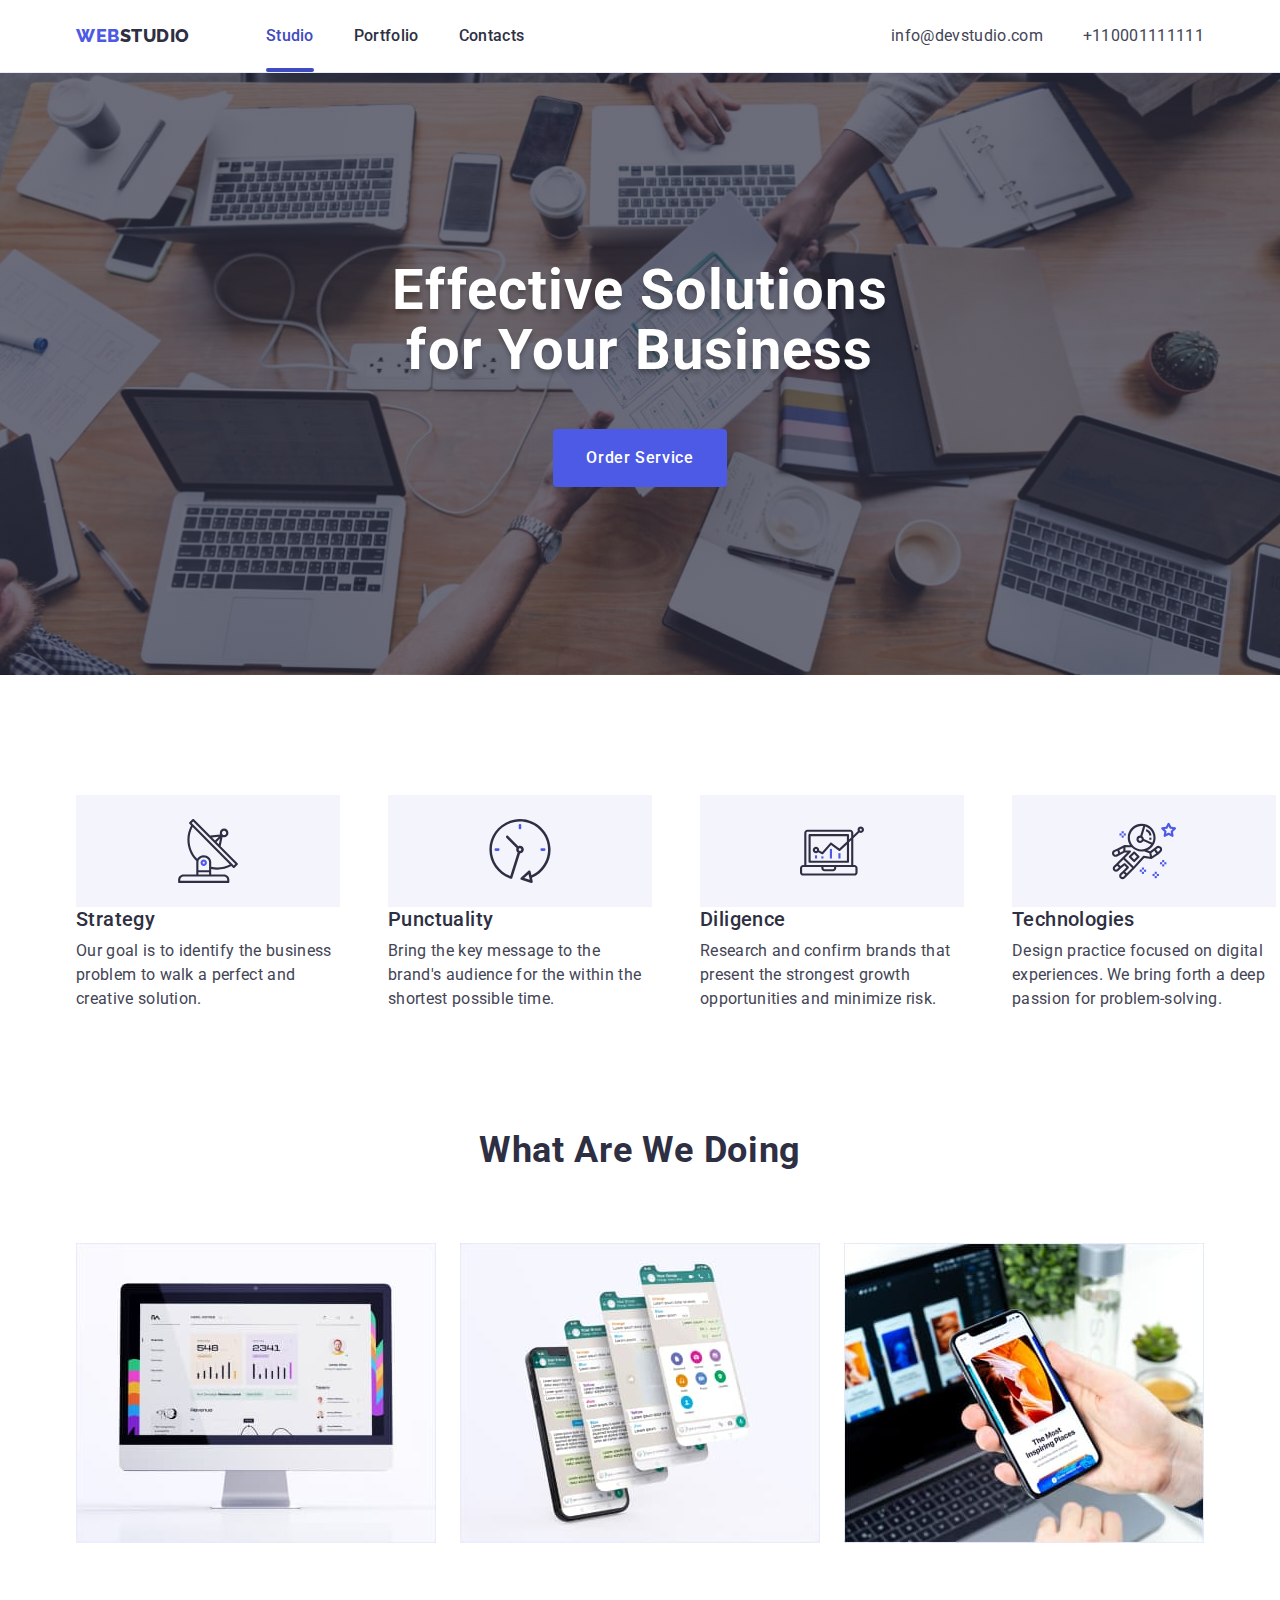
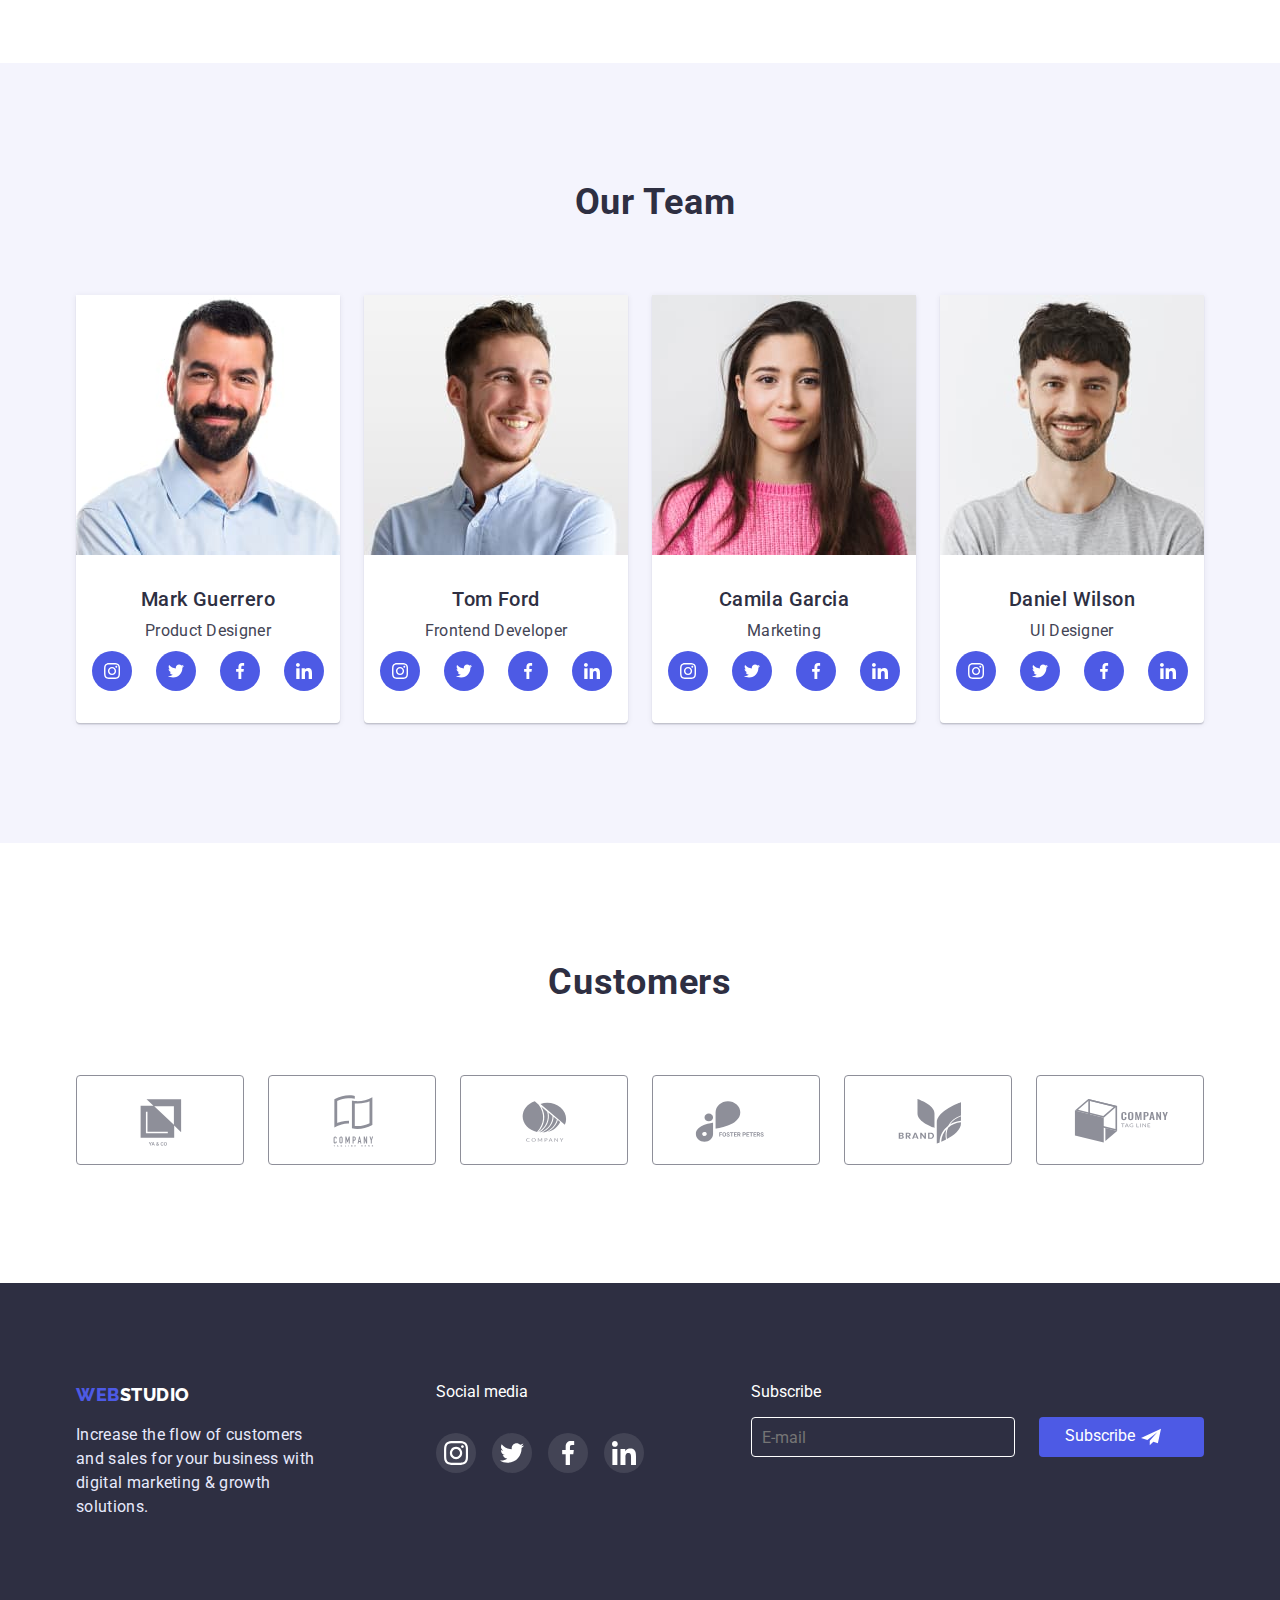
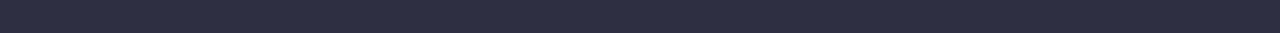
<file: index.html>
<!DOCTYPE html>
<html lang="en">
  <head>
    <meta charset="UTF-8" />
    <meta http-equiv="X-UA-Compatible" content="IE=edge" />
    <meta name="home-work-1" content="taping code" />
    <title>home-work-2</title>
    <link rel="preconnect" href="https://fonts.googleapis.com" />
    <link rel="preconnect" href="https://fonts.gstatic.com" crossorigin />
    <link
      href="https://fonts.googleapis.com/css2?family=Raleway:wght@800&family=Roboto:wght@400;500;700;900&display=swap"
      rel="stylesheet"
    />
    <link
      rel="stylesheet"
      href="https://cdnjs.cloudflare.com/ajax/libs/modern-normalize/1.1.0/modern-normalize.min.css"
    />
    <link rel="stylesheet" href="./css/style.css" />
  </head>
  <body>
    <!--Navigation header-->

    <header class="header">
      <div class="container navigation-tools">
        <nav class="navigation">
          <a class="logo navigation-tools" href="./index.html"
            ><span class="accent">WEB</span>STUDIO</a
          >

          <!--Navigation-->

          <ul class="navigation list">
            <li class="navigation-item">
              <a class="navigation-link link active" href="./index.html"
                >Studio</a
              >
            </li>
            <li class="navigation-item">
              <a class="navigation-link link" href="./portfolio.html"
                >Portfolio</a
              >
            </li>
            <li class="navigation-item">
              <a class="navigation-link link" href="">Contacts</a>
            </li>
          </ul>
        </nav>
        <address class="adress navigation-tools">
          <ul class="adress list">
            <li class="adress-item">
              <a class="adress-link link" href="mailto:info@devstudio.com"
                >info@devstudio.com</a
              >
            </li>
            <li class="adress-item">
              <a class="adress-link link" href="tel:+110001111111"
                >+110001111111</a
              >
            </li>
          </ul>
        </address>
      </div>
    </header>
    <!--Hero-->
    <main>
      <section class="hero">
        <h1 class="hero-title container">
          Effective Solutions <br />
          for Your Business
        </h1>
        <button class="button primary" type="button" data-modal-open>
          Order Service
        </button>
      </section>

      <!--Privileges-->

      <section class="section priveleges">
        <h2 class="visually-hidden">Privileges</h2>
        <div class="privileges-title container">
          <ul class="privileges-list">
            <li class="privileges-item">
              <div class="privileges-icon">
                <svg width="64" height="64">
                  <use href="./images/icons.svg#icon-antenna"></use>
                </svg>
              </div>
              <h3 class="privileges-subtitle">Strategy</h3>
              <p class="privileges-text">
                Our goal is to identify the business problem to walk a perfect
                and creative solution.
              </p>
            </li>

            <li class="privileges-item">
              <div class="privileges-icon">
                <svg width="64" height="64">
                  <use href="./images/icons.svg#icon-clock"></use>
                </svg>
              </div>
              <h3 class="privileges-subtitle">Punctuality</h3>
              <p class="privileges-text">
                Bring the key message to the brand's audience for the within the
                shortest possible time.
              </p>
            </li>
            <li class="privileges-item">
              <div class="privileges-icon">
                <svg width="64" height="64">
                  <use href="./images/icons.svg#icon-diagram"></use>
                </svg>
              </div>
              <h3 class="privileges-subtitle">Diligence</h3>
              <p class="privileges-text">
                Research and confirm brands that present the strongest growth
                opportunities and minimize risk.
              </p>
            </li>
            <li class="privileges-item">
              <div class="privileges-icon">
                <svg width="64" height="64">
                  <use href="./images/icons.svg#icon-astronaut"></use>
                </svg>
              </div>
              <h3 class="privileges-subtitle">Technologies</h3>
              <p class="privileges-text">
                Design practice focused on digital experiences. We bring forth a
                deep passion for problem-solving.
              </p>
            </li>
          </ul>
        </div>
      </section>

      <!--Examples works-->

      <section class="section examples">
        <div class="examples container">
          <h2 class="section-title">What are we doing</h2>
          <ul class="examles-item">
            <li class="examples-img">
              <img
                src="./images/monitor.jpg"
                alt="Computer monitor"
                width="360"
                height="300"
              />
            </li>
            <li class="examples-img">
              <img
                src="./images/handy-display.jpg"
                alt="mobile fone display"
                width="360"
                height="300"
              />
            </li>
            <li class="examples-img">
              <img
                src="./images/handy-hand-laptop.jpg"
                alt="mobile fone in the hand"
                width="360"
                height="300"
              />
            </li>
          </ul>
        </div>
      </section>

      <!--Team consist-->

      <section class="section team">
        <div class="img container">
          <h2 class="section-title container">Our Team</h2>
          <ul class="team-item">
            <li class="team-img">
              <img
                class="img-person"
                src="./images/marc-guererro.jpg"
                alt="face of man"
                width="264"
                height="260"
              />
              <div class="team-frame">
                <h3 class="team-title">Mark Guerrero</h3>
                <p class="team-position">Product Designer</p>

                <ul class="team-social">
                  <li class="social-apps">
                    <a href="" class="social-link">
                      <svg width="16" height="16">
                        <use href="./images/icons.svg#icon-instagram"></use>
                      </svg>
                    </a>
                  </li>
                  <li class="social-apps">
                    <a href="" class="social-link">
                      <svg width="16" height="16">
                        <use href="./images/icons.svg#icon-twitter"></use>
                      </svg>
                    </a>
                  </li>
                  <li class="social-apps">
                    <a href="" class="social-link">
                      <svg width="16" height="16">
                        <use href="./images/icons.svg#icon-facebook"></use>
                      </svg>
                    </a>
                  </li>
                  <li class="social-apps">
                    <a href="" class="social-link">
                      <svg width="16" height="16">
                        <use href="./images/icons.svg#icon-linkedin"></use>
                      </svg>
                    </a>
                  </li>
                </ul>
              </div>
            </li>
            <li class="team-img">
              <img
                class="img-person"
                src="./images/tom-ford.jpg"
                alt="man face"
                width="264"
                height="260"
              />
              <div class="team-frame">
                <h3 class="team-title">Tom Ford</h3>
                <p class="team-position">Frontend Developer</p>

                <ul class="team-social">
                  <li class="social-apps">
                    <a href="" class="social-link">
                      <svg width="16" height="16">
                        <use href="./images/icons.svg#icon-instagram"></use>
                      </svg>
                    </a>
                  </li>
                  <li class="social-apps">
                    <a href="" class="social-link">
                      <svg width="16" height="16">
                        <use href="./images/icons.svg#icon-twitter"></use>
                      </svg>
                    </a>
                  </li>
                  <li class="social-apps">
                    <a href="" class="social-link">
                      <svg width="16" height="16">
                        <use href="./images/icons.svg#icon-facebook"></use>
                      </svg>
                    </a>
                  </li>
                  <li class="social-apps">
                    <a href="" class="social-link">
                      <svg width="16" height="16">
                        <use href="./images/icons.svg#icon-linkedin"></use>
                      </svg>
                    </a>
                  </li>
                </ul>
              </div>
            </li>
            <li class="team-img">
              <img
                class="img-person"
                src="./images/camila-garsia.jpg"
                alt="woman face"
                width="264"
                height="260"
              />
              <div class="team-frame">
                <h3 class="team-title">Camila Garcia</h3>
                <p class="team-position">Marketing</p>

                <ul class="team-social">
                  <li class="social-apps">
                    <a href="" class="social-link">
                      <svg width="16" height="16">
                        <use href="./images/icons.svg#icon-instagram"></use>
                      </svg>
                    </a>
                  </li>
                  <li class="social-apps">
                    <a href="" class="social-link">
                      <svg width="16" height="16">
                        <use href="./images/icons.svg#icon-twitter"></use>
                      </svg>
                    </a>
                  </li>
                  <li class="social-apps">
                    <a href="" class="social-link">
                      <svg width="16" height="16">
                        <use href="./images/icons.svg#icon-facebook"></use>
                      </svg>
                    </a>
                  </li>
                  <li class="social-apps">
                    <a href="" class="social-link">
                      <svg width="16" height="16">
                        <use href="./images/icons.svg#icon-linkedin"></use>
                      </svg>
                    </a>
                  </li>
                </ul>
              </div>
            </li>
            <li class="team-img">
              <img
                class="img-person"
                src="./images/daniel-wilson.jpg"
                alt="face of man"
                width="264"
                height="260"
              />
              <div class="team-frame">
                <h3 class="team-title">Daniel Wilson</h3>
                <p class="team-position">UI Designer</p>

                <ul class="team-social">
                  <li class="social-apps">
                    <a href="" class="social-link">
                      <svg width="16" height="16">
                        <use href="./images/icons.svg#icon-instagram"></use>
                      </svg>
                    </a>
                  </li>
                  <li class="social-apps">
                    <a href="" class="social-link">
                      <svg width="16" height="16">
                        <use href="./images/icons.svg#icon-twitter"></use>
                      </svg>
                    </a>
                  </li>
                  <li class="social-apps">
                    <a href="" class="social-link">
                      <svg width="16" height="16">
                        <use href="./images/icons.svg#icon-facebook"></use>
                      </svg>
                    </a>
                  </li>
                  <li class="social-apps">
                    <a href="" class="social-link">
                      <svg width="16" height="16">
                        <use href="./images/icons.svg#icon-linkedin"></use>
                      </svg>
                    </a>
                  </li>
                </ul>
              </div>
            </li>
          </ul>
        </div>
      </section>

      <section class="section customers">
        <div class="container">
          <h2 class="section-title">Customers</h2>
          <ul class="customers-list">
            <li class="customers-icons">
              <a href="" class="customers-icons-link">
                <svg class="customers-logo" width="104" height="56">
                  <use href="./images/icons.svg#icon-ya"></use>
                </svg>
              </a>
            </li>
            <li class="customers-icons">
              <a href="" class="customers-icons-link">
                <svg class="customers-logo" width="104" height="56">
                  <use href="./images/icons.svg#icon-tag"></use>
                </svg>
              </a>
            </li>
            <li class="customers-icons">
              <a href="" class="customers-icons-link">
                <svg class="customers-logo" width="104" height="56">
                  <use href="./images/icons.svg#icon-company"></use>
                </svg>
              </a>
            </li>
            <li class="customers-icons">
              <a href="" class="customers-icons-link">
                <svg class="customers-logo" width="104" height="56">
                  <use href="./images/icons.svg#icon-foster"></use>
                </svg>
              </a>
            </li>
            <li class="customers-icons">
              <a href="" class="customers-icons-link">
                <svg class="customers-logo" width="104" height="56">
                  <use href="./images/icons.svg#icon-brand"></use>
                </svg>
              </a>
            </li>
            <li class="customers-icons">
              <a href="" class="customers-icons-link">
                <svg class="customers-logo" width="104" height="56">
                  <use href="./images/icons.svg#icon-line"></use>
                </svg>
              </a>
            </li>
          </ul>
        </div>
      </section>
    </main>

    <!-- Footer-->

    <footer class="footer">
      <div class="container footer-container">
        <div class="footer-item">
          <a class="footer-logo" href="./index.html"
            ><span class="accent">WEB</span>STUDIO</a
          >
          <p class="logo-text">
            Increase the flow of customers and sales for your business with
            digital marketing & growth solutions.
          </p>
        </div>
        <div class="footer-item footer-left">
          <p class="footer-social-title">Social media</p>
          <ul class="footer-social-menu">
            <li class="footer-social-apps">
              <a href="" class="footer-social-link">
                <svg width="24" height="24">
                  <use href="./images/icons.svg#icon-instagram"></use>
                </svg>
              </a>
            </li>
            <li class="footer-social-apps">
              <a href="" class="footer-social-link">
                <svg width="24" height="24">
                  <use href="./images/icons.svg#icon-twitter"></use>
                </svg>
              </a>
            </li>
            <li class="footer-social-apps">
              <a href="" class="footer-social-link">
                <svg width="24" height="24">
                  <use href="./images/icons.svg#icon-facebook"></use>
                </svg>
              </a>
            </li>
            <li class="footer-social-apps">
              <a href="" class="footer-social-link">
                <svg width="24" height="24">
                  <use href="./images/icons.svg#icon-linkedin"></use>
                </svg>
              </a>
            </li>
          </ul>
        </div>
        <div class="down-form">
          <p class="footer-social-title">Subscribe</p>
          <form class="footer-form">
            <input
              class="footer-form-input"
              type="email"
              placeholder="E-mail"
            />
            <button class="footer-btn" type="submit">
              Subscribe
              <svg class="submit-icon" width="24" height="20">
                <use href="./images/icons.svg#icon-frame-footer"></use>
              </svg>
            </button>
          </form>
        </div>
      </div>
    </footer>

    <!-- Modal window-->
    <div class="backdrop is-hidden" data-modal>
      <div class="modal">
        <button class="modal-btn closing" type="button" data-modal-close>
          <svg class="modal-icon-close" width="16" height="16">
            <use href="./images/icons.svg#icon-close-black"></use>
          </svg>
        </button>
        <form class="modal-form" name="madal_form">
          <div class="form-title">
            <strong>Leave your contacts and we will call you back</strong>
          </div>
          <div class="modal-group">
            <label class="label-name" for="user_name">Name</label>
            <div class="modal-wrapper">
              <input
                class="modal-input"
                type="text"
                minlength="3"
                required
                name="user_name"
                id="user_name"
              />
              <svg class="modal-icon" width="18" height="18">
                <use href="./images/icons.svg#icon-person-black"></use>
              </svg>
            </div>
          </div>
          <div class="modal-group">
            <label class="label-name" for="user_phone">Phone</label>
            <div class="modal-wrapper">
              <input
                class="modal-input"
                type="tel"
                name="user_phone"
                id="user_phone"
              />

              <svg class="modal-icon" width="18" height="18">
                <use href="./images/icons.svg#icon-phone-black"></use>
              </svg>
            </div>
          </div>
          <div class="modal-group">
            <label class="label-name" for="user_email">Email</label>
            <div class="modal-wrapper">
              <input
                class="modal-input"
                type="email"
                name="user_email"
                id="user_email"
              />

              <svg class="modal-icon" width="20" height="18">
                <use href="./images/icons.svg#icon-email-black"></use>
              </svg>
            </div>
          </div>
          <div class="modal-group modal-wrapper">
            <label class="label-name" for="comment">Comment</label>
            <textarea
              class="modal-comments size-none"
              name="comment"
              id="comment"
              rows="5"
              placeholder="Text input"
            ></textarea>
          </div>
          <div class="modal-chekbox">
            <input
              class="modal-chekbox-input visually-hidden"
              type="checkbox"
              id="checkbox"
            />
            <label
              class="label-name-checbox modal-chekbox-label"
              for="checkbox"
            >
              <span class="modal-chekbox-custom">
                <svg class="modal-chekbox-icon" width="16" height="16">
                  <use href="./images/icons.svg#icon-vector"></use></svg
              ></span>
              <span class="title-check-box"
                >I accept the terms and conditions of the</span
              >
              <a href="" class="accent-policy">Privacy Policy</a></label
            >
          </div>
          <button class="submit-button" type="submit">Send</button>
        </form>
      </div>
    </div>
    <script src="./js/modal.js"></script>
  </body>
</html>
</file>
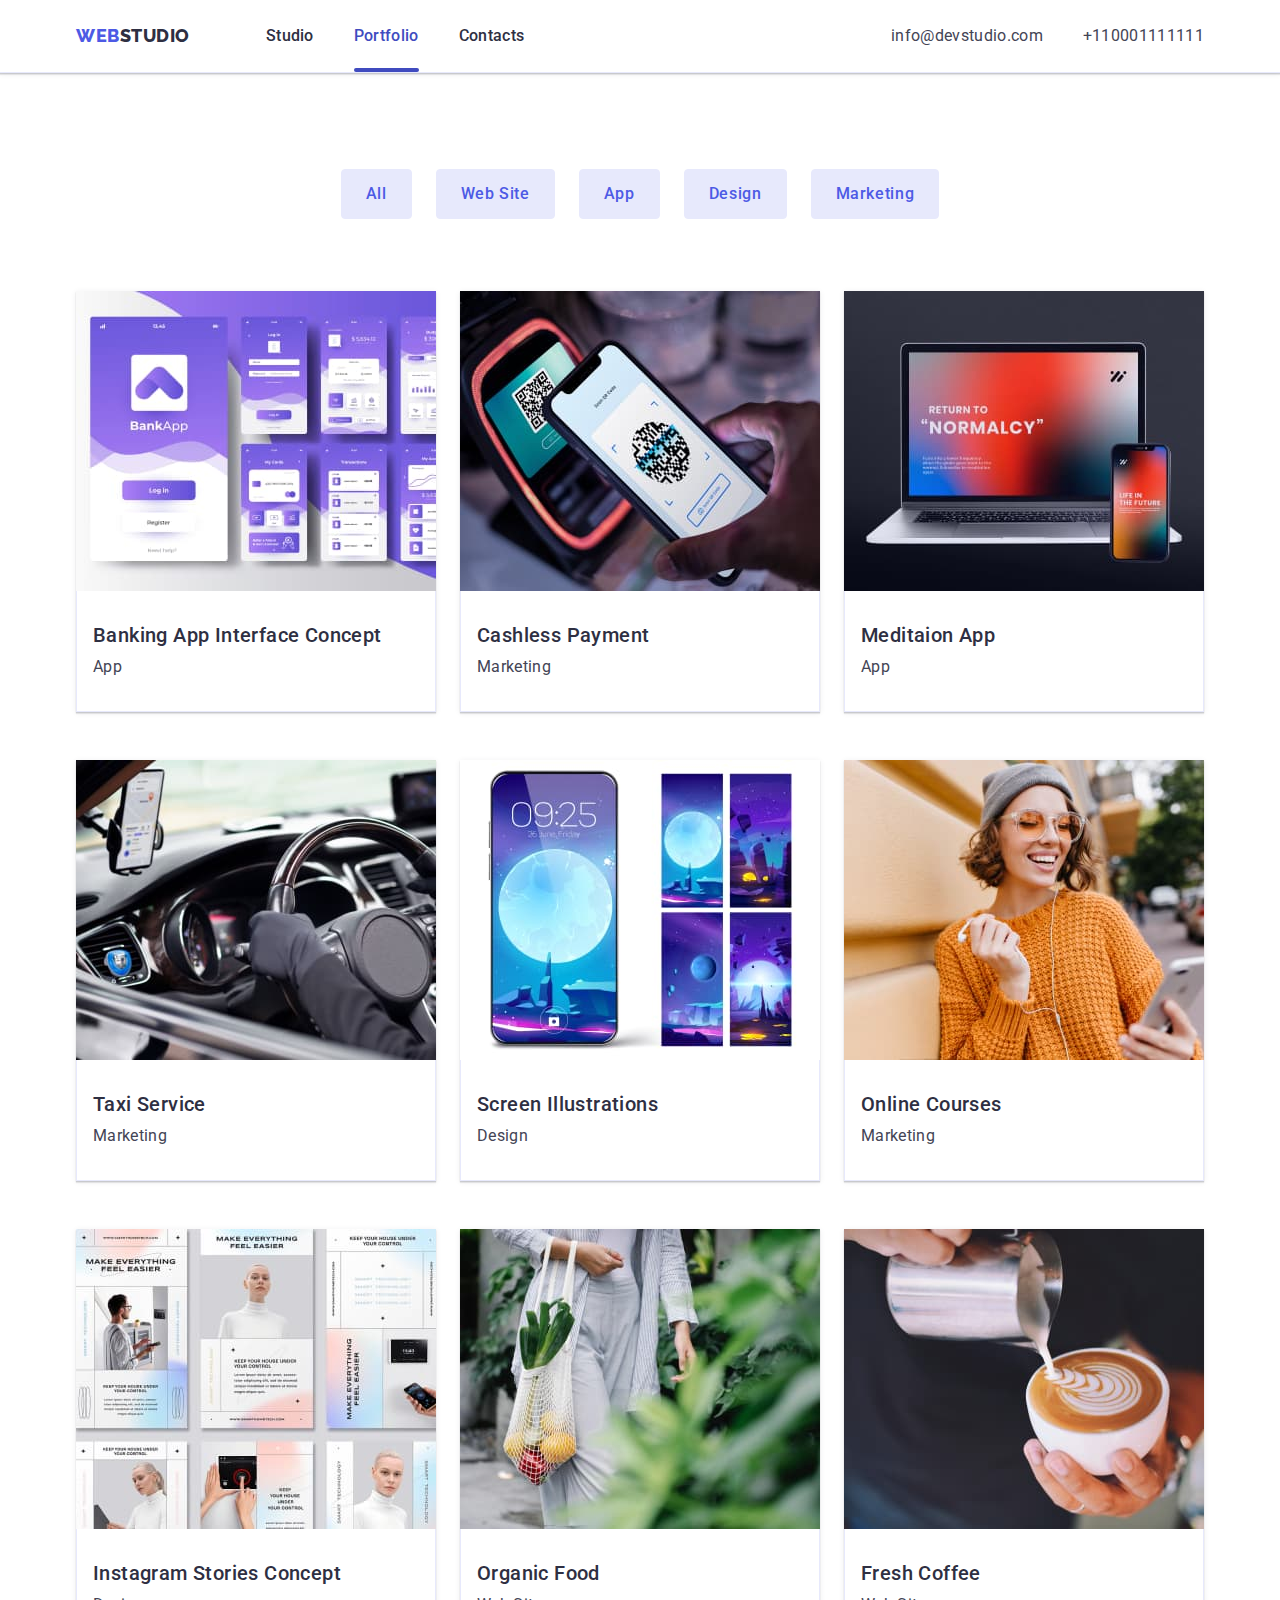
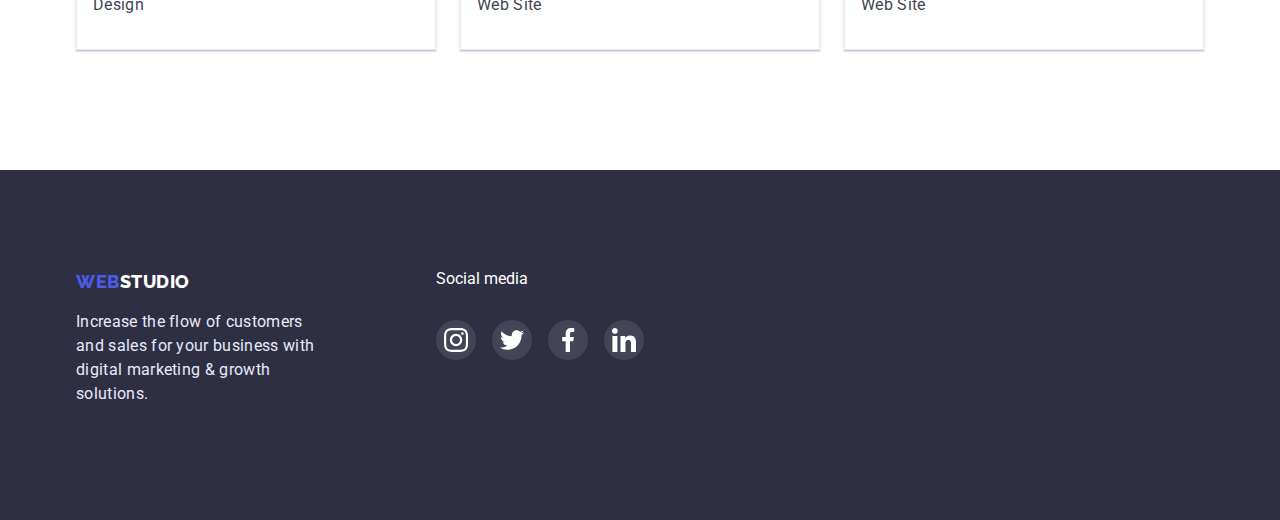
<file: portfolio.html>
<!DOCTYPE html>
<html lang="en">
  <head>
    <meta charset="UTF-8" />
    <meta http-equiv="X-UA-Compatible" content="IE=edge" />
    <meta name="home-work-2" content="taping code" />
    <title>home-work-2</title>
    <link rel="preconnect" href="https://fonts.googleapis.com" />
    <link rel="preconnect" href="https://fonts.gstatic.com" crossorigin />
    <link
      href="https://fonts.googleapis.com/css2?family=Raleway:wght@800&family=Roboto:wght@400;500;700;900&display=swap"
      rel="stylesheet"
    />
    <link
      rel="stylesheet"
      href="https://cdnjs.cloudflare.com/ajax/libs/modern-normalize/1.1.0/modern-normalize.min.css"
    />

    <link rel="stylesheet" href="./css/style.css" />
  </head>
  <body>
    <header class="header">
      <div class="container navigation-tools">
        <nav class="navigation">
          <a class="logo navigation-tools" href="./portfolio.html"
            ><p><span class="accent">WEB</span>STUDIO</p></a
          >

          <!--Navigation-->

          <ul class="navigation list">
            <li class="navigation-item">
              <a class="navigation-link link" href="./index.html">Studio</a>
            </li>
            <li class="navigation-item">
              <a class="navigation-link link active" href="./portfolio.html"
                >Portfolio</a
              >
            </li>
            <li class="navigation-item">
              <a class="navigation-link link" href="">Contacts</a>
            </li>
          </ul>
        </nav>

        <address class="adress navigation-tools">
          <ul class="adress list">
            <li class="adress-item">
              <a class="adress-link link" href="mailto:info@devstudio.com"
                >info@devstudio.com</a
              >
            </li>
            <li class="adress-item">
              <a class="adress-link link" href="tel:+110001111111"
                >+110001111111</a
              >
            </li>
          </ul>
        </address>
      </div>
    </header>

    <!--Subtitle-->

    <section class="section main">
      <div class="container">
        <h1 class="visually-hidden">Work examples</h1>
        <ul class="buttons">
          <li class="margin">
            <button type="button" class="button-secondary">All</button>
          </li>
          <li class="margin">
            <button type="button" class="button-secondary">Web Site</button>
          </li>
          <li class="margin">
            <button type="button" class="button-secondary">App</button>
          </li>
          <li class="margin">
            <button type="button" class="button-secondary">Design</button>
          </li>
          <li class="margin">
            <button type="button" class="button-secondary">Marketing</button>
          </li>
        </ul>
      </div>
      <div class="container padding">
        <ul class="app-collection">
          <li class="collection-img">
            <a href="" class="portfolio-link">
              <div class="wrapper">
                <img
                  src="./images-portfolio/banking.jpg"
                  alt="inerface of banking App"
                  width="360"
                  height="300"
                />
                <div class="overlay">
                  <p class="overlay-text">
                    14 Stylish and User-Friendly App Design Concepts · Task
                    Manager App · Calorie Tracker App · Exotic Fruit Ecommerce
                    App · Cloud Storage App
                  </p>
                </div>
              </div>

              <div class="img-title">
                <h2 class="filter-title">Banking App Interface Concept</h2>
                <p class="filter-text">App</p>
              </div>
            </a>
          </li>

          <li class="collection-img">
            <a href="" class="portfolio-link">
              <div class="wrapper">
                <img
                  src="./images-portfolio/paymant.jpg"
                  alt="hand with mobile fone"
                  width="360"
                  height="300"
                />
                <div class="overlay">
                  <p class="overlay-text">
                    14 Stylish and User-Friendly App Design Concepts · Task
                    Manager App · Calorie Tracker App · Exotic Fruit Ecommerce
                    App · Cloud Storage App
                  </p>
                </div>
              </div>

              <div class="img-title">
                <h2 class="filter-title">Cashless Payment</h2>
                <p class="filter-text">Marketing</p>
              </div>
            </a>
          </li>
          <li class="collection-img">
            <a href="" class="portfolio-link">
              <div class="wrapper">
                <img
                  src="./images-portfolio/meditation.jpg"
                  alt="Computer monitor"
                  width="360"
                  height="300"
                />

                <div class="overlay">
                  <p class="overlay-text">
                    14 Stylish and User-Friendly App Design Concepts · Task
                    Manager App · Calorie Tracker App · Exotic Fruit Ecommerce
                    App · Cloud Storage App
                  </p>
                </div>
              </div>
              <div class="img-title">
                <h2 class="filter-title">Meditaion App</h2>
                <p class="filter-text">App</p>
              </div>
            </a>
          </li>
          <li class="collection-img">
            <a href="" class="portfolio-link">
              <div class="wrapper">
                <img
                  src="./images-portfolio/taxi.jpg"
                  alt="hands on the wheel"
                  width="360"
                  height="300"
                />
                <div class="overlay">
                  <p class="overlay-text">
                    14 Stylish and User-Friendly App Design Concepts · Task
                    Manager App · Calorie Tracker App · Exotic Fruit Ecommerce
                    App · Cloud Storage App
                  </p>
                </div>
              </div>
              <div class="img-title">
                <h2 class="filter-title">Taxi Service</h2>
                <p class="filter-text">Marketing</p>
              </div></a
            >
          </li>
          <li class="collection-img">
            <a href="" class="portfolio-link">
              <div class="wrapper">
                <img
                  src="./images-portfolio/screen.jpg"
                  alt="mobile fone screen"
                  width="360"
                  height="300"
                />
                <div class="overlay">
                  <p class="overlay-text">
                    14 Stylish and User-Friendly App Design Concepts · Task
                    Manager App · Calorie Tracker App · Exotic Fruit Ecommerce
                    App · Cloud Storage App
                  </p>
                </div>
              </div>
              <div class="img-title">
                <h2 class="filter-title">Screen Illustrations</h2>
                <p class="filter-text">Design</p>
              </div></a
            >
          </li>
          <li class="collection-img">
            <a href="" class="portfolio-link">
              <div class="wrapper">
                <img
                  src="./images-portfolio/online-courses.jpg"
                  alt="girl in orange pullower"
                  width="360"
                  height="300"
                />
                <div class="overlay">
                  <p class="overlay-text">
                    14 Stylish and User-Friendly App Design Concepts · Task
                    Manager App · Calorie Tracker App · Exotic Fruit Ecommerce
                    App · Cloud Storage App
                  </p>
                </div>
              </div>

              <div class="img-title">
                <h2 class="filter-title">Online Courses</h2>
                <p class="filter-text">Marketing</p>
              </div></a
            >
          </li>
          <li class="collection-img">
            <a href="" class="portfolio-link">
              <div class="wrapper">
                <img
                  src="./images-portfolio/instagram.jpg"
                  alt="instagram screens"
                  width="360"
                  height="300"
                />
                <div class="overlay">
                  <p class="overlay-text">
                    14 Stylish and User-Friendly App Design Concepts · Task
                    Manager App · Calorie Tracker App · Exotic Fruit Ecommerce
                    App · Cloud Storage App
                  </p>
                </div>
              </div>

              <div class="img-title">
                <h2 class="filter-title">Instagram Stories Concept</h2>
                <p class="filter-text">Design</p>
              </div></a
            >
          </li>
          <li class="collection-img">
            <a href="" class="portfolio-link">
              <div class="wrapper">
                <img
                  src="./images-portfolio/organic-food.jpg"
                  alt="bag with food in womans hands"
                  width="360"
                  height="300"
                />

                <div class="overlay">
                  <p class="overlay-text">
                    14 Stylish and User-Friendly App Design Concepts · Task
                    Manager App · Calorie Tracker App · Exotic Fruit Ecommerce
                    App · Cloud Storage App
                  </p>
                </div>
              </div>
              <div class="img-title">
                <h2 class="filter-title">Organic Food</h2>
                <p class="filter-text">Web Site</p>
              </div></a
            >
          </li>
          <li class="collection-img">
            <a href="" class="portfolio-link">
              <div class="wrapper">
                <img
                  src="./images-portfolio/coffe.jpg"
                  alt="cup of capuccino"
                  width="360"
                  height="300"
                />

                <div class="overlay">
                  <p class="overlay-text">
                    14 Stylish and User-Friendly App Design Concepts · Task
                    Manager App · Calorie Tracker App · Exotic Fruit Ecommerce
                    App · Cloud Storage App
                  </p>
                </div>
              </div>
              <div class="img-title">
                <h2 class="filter-title">Fresh Coffee</h2>
                <p class="filter-text">Web Site</p>
              </div></a
            >
          </li>
        </ul>
      </div>
    </section>

    <!--Footer-->

    <footer class="footer">
      <div class="container footer-container">
        <div class="footer-item">
          <a class="footer-logo" href="./index.html"
            ><span class="accent">WEB</span>STUDIO</a
          >
          <p class="logo-text">
            Increase the flow of customers and sales for your business with
            digital marketing & growth solutions.
          </p>
        </div>
        <div class="footer-item footer-left">
          <p class="footer-social-title">Social media</p>
          <ul class="footer-social-menu">
            <li class="footer-social-apps">
              <a href="" class="footer-social-link">
                <svg width="24" height="24">
                  <use href="./images/icons.svg#icon-instagram"></use>
                </svg>
              </a>
            </li>
            <li class="footer-social-apps">
              <a href="" class="footer-social-link">
                <svg width="24" height="24">
                  <use href="./images/icons.svg#icon-twitter"></use>
                </svg>
              </a>
            </li>
            <li class="footer-social-apps">
              <a href="" class="footer-social-link">
                <svg width="24" height="24">
                  <use href="./images/icons.svg#icon-facebook"></use>
                </svg>
              </a>
            </li>
            <li class="footer-social-apps">
              <a href="" class="footer-social-link">
                <svg width="24" height="24">
                  <use href="./images/icons.svg#icon-linkedin"></use>
                </svg>
              </a>
            </li>
          </ul>
        </div>
      </div>
    </footer>
  </body>
</html>
</file>
<file: css/style.css>
:root {
  --main-text-color: #2e2f42;
  --second-text-color: #434455;
  --primiry-white-color: #ffffff;
  --button-color: #4d5ae5;
  --collection-img-gap: 24px;
  --active-color: #404bbf;
  --border-color: #e7e9fc;
  --animation: 250ms;
  --overlay-clr: #f4f4fd;
  --modal-wndw-clr: #fcfcfc;
  --modal-idx: 100;
}
h1,
h2,
h3,
p {
  margin-top: 0;
  margin-bottom: 0;
}

ul,
ol {
  margin-top: 0;
  margin-bottom: 0;
  padding: 0;
}
img {
  display: block;
}
body {
  font-family: 'Roboto', sans-serif;
  background-color: var(--primiry-white-color);
  color: var(--main-text-color);
  font-size: 16px;
}

.container {
  width: 1158px;
  margin-left: auto;
  margin-right: auto;
  padding-left: 15px;
  padding-right: 15px;
}

.list {
  list-style: none;
}
.link {
  text-decoration: none;
}

.color {
  background-color: var(--main-text-color);
}
/* header */

.header {
  border-bottom: 1px solid var(--border-color);
  box-shadow: 0px 2px 1px rgba(46, 47, 66, 0.08),
    0px 1px 1px rgba(46, 47, 66, 0.16), 0px 1px 6px rgba(46, 47, 66, 0.08);
}

/*Navigation*/

.logo,
.footer-logo {
  font-family: 'Raleway';
  font-weight: 800;
  font-size: 18px;
  line-height: 1.33;
  letter-spacing: 0.03em;
  text-transform: uppercase;
  color: var(--main-text-color);
  text-decoration: none;
  padding-top: 24px;
  padding-bottom: 24px;
}
.accent {
  color: var(--button-color);
}
.navigation-link:active {
  color: var(--active-color);
}

.navigation-link:hover,
.navigation-link:focus {
  color: var(--active-color);
  background-color: var(--primiry-white-color);
}
.navigation-link {
  font-weight: 500;
  line-height: 1.5;
  letter-spacing: 0.02em;

  color: var(--main-text-color);

  transition: color var(--animation);
  transition-timing-function: cubic-bezier(0.4, 0, 0.2, 1);
}
.active {
  position: relative;
}

.active::after {
  content: '';
  position: absolute;
  bottom: 0;
  left: 0;
  width: 100%;
  height: 4px;

  background-color: #404bbf;
  border-radius: 4px;
}

.navigation-tools,
.navigation {
  display: flex;
  align-items: center;
}
.navigation.list {
  display: flex;
  margin-left: 76px;
}
.navigation-link.link {
  display: block;
  padding-top: 24px;
  padding-bottom: 24px;
}
.navigation-item:not(:last-child) {
  margin-right: 40px;
}
.adress.navigation-tools {
  margin-left: auto;
}
.adress.list {
  display: flex;
}
.adress-item:not(:last-child) {
  margin-right: 40px;
}
.adress-link {
  font-style: normal;
  line-height: 1.5;
  letter-spacing: 0.02em;
  color: var(--second-text-color);
  padding-top: 24px;
  padding-bottom: 24px;

  transition: color var(--animation);
  transition-timing-function: cubic-bezier(0.4, 0, 0.2, 1);
}
.adress-link:hover,
.adress-link:focus {
  color: var(--active-color);
  background-color: var(--primiry-white-color);
}
.navigation-link.active {
  color: var(--active-color);
}
/*Button*/

.buttons {
  list-style: none;
  padding-top: 96px;
  padding-bottom: 72px;

  display: flex;
  justify-content: center;
}
/* Hero */
.hero {
  background-color: var(--main-text-color);
  text-align: center;
  padding-top: 188px;
  padding-bottom: 188px;
}
.hero {
  max-width: 1440px;
  margin-left: auto;
  margin-right: auto;
  background-image: linear-gradient(
      rgba(46, 47, 66, 0.7),
      rgba(46, 47, 66, 0.7)
    ),
    url('../images/herofoto.jpg');
  background-repeat: no-repeat;
  background-position: center;
  background-size: cover;
}
.hero-title {
  color: var(--primiry-white-color);
  font-size: 56px;
  line-height: 1.07;

  letter-spacing: 0.02em;
  text-shadow: 0px 4px 4px rgba(0, 0, 0, 0.25);
  margin-bottom: 48px;
}

.section {
  padding-top: 120px;
  padding-bottom: 120px;
}
.visually-hidden {
  position: absolute;
  width: 1px;
  height: 1px;
  margin: -1px;
  border: 0;
  padding: 0;

  white-space: nowrap;
  clip-path: inset(100%);
  clip: rect(0 0 0 0);
  overflow: hidden;
}
.button.primary {
  background-color: var(--button-color);
  color: var(--primiry-white-color);
  cursor: pointer;
  font-weight: 500;
  line-height: 1.5;
  align-items: center;
  letter-spacing: 0.04em;
  padding: 16px 32px;
  border-radius: 4px;
  min-width: 170px;
  text-align: center;
  border: 1px solid transparent;

  transition: background-color var(--animation), color var(--animation);
  transition-timing-function: cubic-bezier(0.4, 0, 0.2, 1);
}
.button-secondary:hover,
.button-secondary:focus {
  background-color: var(--button-color);
  color: var(--primiry-white-color);
  box-shadow: 0px 3px 1px rgba(0, 0, 0, 0.1), 0px 2px 1px rgba(0, 0, 0, 0.08),
    0px 2px 2px rgba(0, 0, 0, 0.12);
  border-color: transparent;
}

.button-secondary {
  background-color: var(--border-color);
  display: flex;
  font-weight: 500;
  line-height: 1.5;
  cursor: pointer;
  color: var(--button-color);
  padding: 12px 24px;
  align-items: center;
  text-align: center;
  letter-spacing: 0.04em;
  border: 1px solid #e7e9fc;

  flex-direction: row;

  border-radius: 4px;

  transition: background-color var(--animation), color var(--animation),
    box-shadow var(--animation), border var(--animation) linear;
  transition-timing-function: cubic-bezier(0.4, 0, 0.2, 1);
}
.margin:not(:last-child) {
  margin-right: 24px;
}

.button.primary:hover,
.button.primary:focus {
  background-color: #404bbf;
  color: var(--primiry-white-color);
}
/* Section Privileges*/

.privileges-img {
  display: flex;
  list-style: none;
}
.privileges-icon {
  display: flex;
  width: 264px;
  height: 112px;
  justify-content: center;
  background-color: #f4f4fd;
  padding: 24px 100px;
}
.privileges-icon:not(:last-child) {
  margin-right: 24px;
}
.privileges-link {
  display: flex;
  justify-content: center;
}
.privileges-list {
  display: flex;
}
.privileges-subtitle {
  font-weight: 500;
  font-size: 20px;
  line-height: 1.2;
  letter-spacing: 0.02em;
  color: var(--main-text-color);
  margin-bottom: 8px;
}
.privileges-text {
  line-height: 1.5;
  letter-spacing: 0.02em;
  color: var(--second-text-color);
  width: 264px;
}
.privileges-item {
  list-style: none;
  flex-basis: calc(100% / 4 - var(--collection-img-gap));
}
.privileges-item:not(:last-child) {
  margin-right: 24px;
}

/* Section Examples works */
.section.examples {
  padding-top: 0;
}
.examles-item {
  display: flex;
}
.examples-img {
  list-style: none;
  display: flex;
  flex-direction: column;
  align-items: flex-start;
}
.examples-img {
  flex-basis: calc(100% / 3 - var(--collection-img-gap));
}

.examples-img:not(:last-child) {
  margin-right: 24px;
}
.section-title {
  font-size: 36px;
  line-height: 1.11;
  text-align: center;
  letter-spacing: 0.02em;
  text-transform: capitalize;
  color: var(--main-text-color);
  margin-bottom: 72px;
}
.section-title {
  padding-top: 0;
}
.section.main {
  padding-top: 0px;
}
/* Team consist */

.team,
.team-item,
.team-img {
  background-color: #f4f4fd;
  list-style: none;
}
.team-item {
  display: flex;
}
.team-img {
  list-style: none;
  display: flex;
  justify-content: center;
  background-color: var(--primiry-white-color);
  margin-right: 24px;
  flex-direction: column;
  box-shadow: 0px 1px 6px rgba(46, 47, 66, 0.08),
    0px 1px 1px rgba(46, 47, 66, 0.16), 0px 2px 1px rgba(46, 47, 66, 0.08);
  border-radius: 0px 0px 4px 4px;
}
.team-img:last-child {
  margin-right: 0px;
}
.team-frame {
  margin: 32px 16px;
  text-align: center;
}
.team-title {
  font-weight: 500;
  font-size: 20px;
  line-height: 1.2;
  text-align: center;
  letter-spacing: 0.02em;
  color: var(--main-text-color);
  margin-bottom: 8px;
}
.team-position {
  line-height: 1.5;
  text-align: center;
  letter-spacing: 0.02em;
  color: var(--second-text-color);
}

/*  socials */

.team-social {
  display: flex;
  list-style: none;
  justify-content: center;
  gap: 24px;
}
.social-link {
  width: 40px;
  height: 40px;
  background-color: var(--button-color);
  fill: var(--primiry-white-color);
  border-radius: 50%;
  display: flex;
  align-items: center;
  justify-content: center;

  margin-top: 8px;

  transition: background-color var(--animation);
  transition-timing-function: cubic-bezier(0.4, 0, 0.2, 1);
}
.social-link:hover,
.social-link:focus {
  background-color: var(--active-color);
  color: var(--primiry-white-color);
  border: transparent;
}

/* Portfolio */

.img-title {
  padding-top: 32px;
  padding-bottom: 32px;
  border-right: 1px solid var(--border-color);
  border-left: 1px solid var(--border-color);
  border-bottom: 1px solid var(--border-color);
  text-align: left;
}

.filter-title {
  font-weight: 500;
  font-size: 20px;
  line-height: 1.2;
  text-align: left;
  letter-spacing: 0.02em;
  color: var(--main-text-color);
  margin-bottom: 8px;
  margin-left: 16px;
}
.filter-text {
  line-height: 1.5;
  text-align: left;
  letter-spacing: 0.02em;
  color: var(--second-text-color);
  margin-left: 16px;
}

.app-collection {
  display: flex;
  flex-wrap: wrap;
  list-style: none;
  row-gap: 48px;
  column-gap: 24px;
}
.collection-img {
  flex-basis: calc(100% / 3 - var(--collection-img-gap));
  box-shadow: 0px 1px 6px rgba(46, 47, 66, 0.08),
    0px 1px 1px rgba(46, 47, 66, 0.16), 0px 2px 1px rgba(46, 47, 66, 0.08);
}

.wrapper {
  position: relative;
  overflow: hidden;
}
.overlay {
  position: absolute;
  top: 0;
  left: 0;

  width: 100%;
  height: 100%;

  transform: translateY(100%);
  background-color: var(--button-color);
  padding: 40px 32px;
  transition: transform var(--animation);
}
.portfolio-link:hover .overlay {
  transform: translateY(0);
}
.portfolio-link:focus .overlay {
  transform: translateY(0);
}
.overlay-text {
  font-family: 'Roboto';
  font-style: normal;
  font-weight: 400;
  font-size: 16px;
  line-height: 1.5;
  letter-spacing: 0.02em;
  color: var(--overlay-clr);
}

.portfolio-link {
  text-decoration: none;
  display: block;
  outline: transparent;

  transition: box-shadow var(--animation);
  transition-timing-function: cubic-bezier(0.4, 0, 0.2, 1);
}

/* Customers */
.customers-list {
  list-style: none;
  display: flex;
  flex-direction: row;
  justify-content: center;
  gap: 24px;
}
.customers-icons {
  width: 168px;
  height: 88px;
}
.customers-icons-link {
  display: flex;
  justify-content: center;
  align-items: center;
  padding: 16px 32px;
  fill: #8e8f99;

  border: 1px solid #8e8f99;
  border-radius: 4px;
  outline: transparent;

  transition: fill var(--animation), border var(--animation);
  transition-timing-function: cubic-bezier(0.4, 0, 0.2, 1);
}
.customers-icons-link:hover,
.customers-icons-link:focus {
  fill: var(--active-color);
  border: 1px solid var(--active-color);
}

/* Footer */
.footer {
  background-color: var(--main-text-color);
  padding-top: 100px;
  padding-bottom: 100px;
}

.footer-logo {
  display: flex;
  flex-direction: row;
  align-items: flex-start;
  padding: 0px;
  color: var(--primiry-white-color);
  text-decoration: none;
}
.logo-text {
  line-height: 1.5;
  letter-spacing: 0.02em;
  color: #e7e9fc;
  width: 240px;
  height: 110px;
  margin-top: 16px;
}
.links-text {
  color: var(--primiry-white-color);
  font-weight: 500;
  letter-spacing: 0.02em;
}
.footer-container,
.footer-social-menu {
  display: flex;
}
.footer-left {
  margin-left: 120px;
}
.footer-social-title {
  color: var(--primiry-white-color);
  margin-bottom: 16px;
}
.footer-social-apps {
  color: var(--primiry-white-color);
  list-style: none;
}
.footer-social-apps:not(:first-child) {
  margin-left: 16px;
}
.footer-social-link {
  width: 40px;
  height: 40px;
  background-color: rgba(255, 255, 255, 0.1);
  fill: var(--primiry-white-color);
  border-radius: 50%;
  display: flex;
  align-items: center;
  justify-content: center;
  margin-bottom: 0px;
  margin-top: 16px;
  gap: 16px;

  transition: background-color var(--animation) linear;
  transition-timing-function: cubic-bezier(0.4, 0, 0.2, 1);
}
.footer-social-link:hover,
.footer-social-link:focus {
  background-color: #31d0aa;
}

/* footer form */
.down-form {
  margin-left: auto;
}
.down-form-title {
  font-weight: 500;
  line-height: 1.5;
  color: var(--primiry-white-color);
  letter-spacing: 0.02em;
}

.footer-form {
  display: flex;
}
.footer-form-input {
  border: 1px solid var(--primiry-white-color);
  background-color: var(--main-text-color);
  border-radius: 4px;

  margin-right: 24px;
  width: 264px;
  height: 40px;
  padding: 10px 10px;
  box-shadow: (0px 4px 4px rgba(0, 0, 0, 0.15));
}
.submit-icon {
  margin-right: 16px;
  vertical-align: middle;
}
.footer-btn:hover,
.footer-btn:focus {
  background-color: var(--active-color);
}
.footer-btn {
  width: 165px;
  height: 40px;
  padding: 8px 24px;
  gap: 16px;
  background-color: var(--button-color);
  border: none;
  border-radius: 4px;
  color: var(--primiry-white-color);
  cursor: pointer;
}

/* modal window */

.backdrop {
  position: fixed;
  top: 0;
  left: 0;
  width: 100%;
  height: 100%;

  background: rgba(46, 47, 66, 0.4);

  transition: opacity var(--animation), visibility var(--animation);
}

.backdrop.is-hidden {
  opacity: 0;
  visibility: hidden;
  pointer-events: none;
}
.modal {
  position: absolute;
  top: 50%;
  left: 50%;
  transform: translateX(-50%) translateY(-50%);
  background-color: var(--modal-wndw-clr);
  max-width: 408px;
  min-height: 576px;
  width: 100%;

  border-radius: 4px;
  padding: 72px 24px 24px 24px;
}
.size-none {
  resize: none;
}
.form-title {
  font-weight: 500;
  text-align: center;
  letter-spacing: 0.02em;
  line-height: 1.5;
  margin-bottom: 16px;
}
.modal-group {
  display: flex;
  flex-direction: column;

  gap: 4px;
}
.modal-group:not(:last-child) {
  margin-bottom: 8px;
}
.modal-input {
  border: 1px solid rgba(33, 33, 33, 0.2);
  border-radius: 4px;
  width: 100%;
  height: 40px;
  padding-left: 35px;
  padding-right: 6px;
  outline: transparent;
  transition: border-color var(--animation) linear;
}

.modal-input:focus + .modal-icon {
  fill: var(--button-color);
}
.modal-input:focus {
  border-color: var(--button-color);
}
.modal-wrapper {
  position: relative;
}
.label-name {
  font-size: 12px;
  line-height: 1.17;
  color: #8e8f99;
  letter-spacing: 0.04em;
  margin-bottom: 4px;
  padding-left: 5px;
}
.label-name-checbox {
  display: flex;
  align-items: center;
}

.accent-policy {
  color: var(--button-color);
  font-size: 12px;
  line-height: 1.17px;
  letter-spacing: 0.04em;

  display: inline-flex;
  align-items: center;
  padding-left: 5px;
}
.modal-comments {
  border: 1px solid rgba(0, 0, 0, 0.1);
  width: 360px;
  height: 138px;
  padding-top: 8px;
  padding-left: 16px;
}
.modal-comments:focus {
  border-color: var(--button-color);
  outline: transparent;
}

.modal-btn {
  position: absolute;
  top: 24px;
  right: 24px;

  display: flex;
  align-items: center;
  justify-content: center;

  width: 24px;
  height: 24px;
  border-radius: 50%;
  background-color: var(--border-color);
  border: none;
  cursor: pointer;
}
.closing:hover,
.closing:focus {
  background-color: var(--active-color);
  fill: var(--modal-wndw-clr);
}
.modal-icon-close {
  width: 8px;
  height: 8px;
  transition: background-color var(--animation) linear;
}
.modal-icon {
  position: absolute;
  top: 50%;
  transform: translateY(-50%);
  left: 16px;
  width: 16px;
  height: 16px;
}
.modal-chekbox {
  margin-bottom: 24px;
}

.modal-chekbox-icon {
  fill: var(--overlay-clr);
  vertical-align: middle;
}
.title-check-box {
  padding-left: 8px;
  font-size: 12px;
  line-height: 1.17;

  color: #8e8f99;

  letter-spacing: 0.04em;
}
.modal-chekbox-custom {
  display: inline-flex;
  border: 1px solid rgba(0, 0, 0, 0.1);
  height: 16px;
  width: 16px;

  transition: border-color var(--animation) linear,
    background-color var(--animation) linear;
}
.modal-chekbox-input:checked + .modal-chekbox-label > .modal-chekbox-custom {
  color: #e7e9fc;
  background-color: var(--active-color);
}
.submit-button {
  color: var(--modal-wndw-clr);
  display: block;

  padding: 16px 32px;

  background: var(--button-color);
  width: 169px;
  height: 56px;
  margin: auto;
  border-radius: 4px;
  border: none;
  box-shadow: 0px 4px 4px rgba(0, 0, 0, 0.15);
  cursor: pointer;
}
.submit-button:hover,
.submit-button:focus {
  background-color: var(--active-color);
}
</file>
